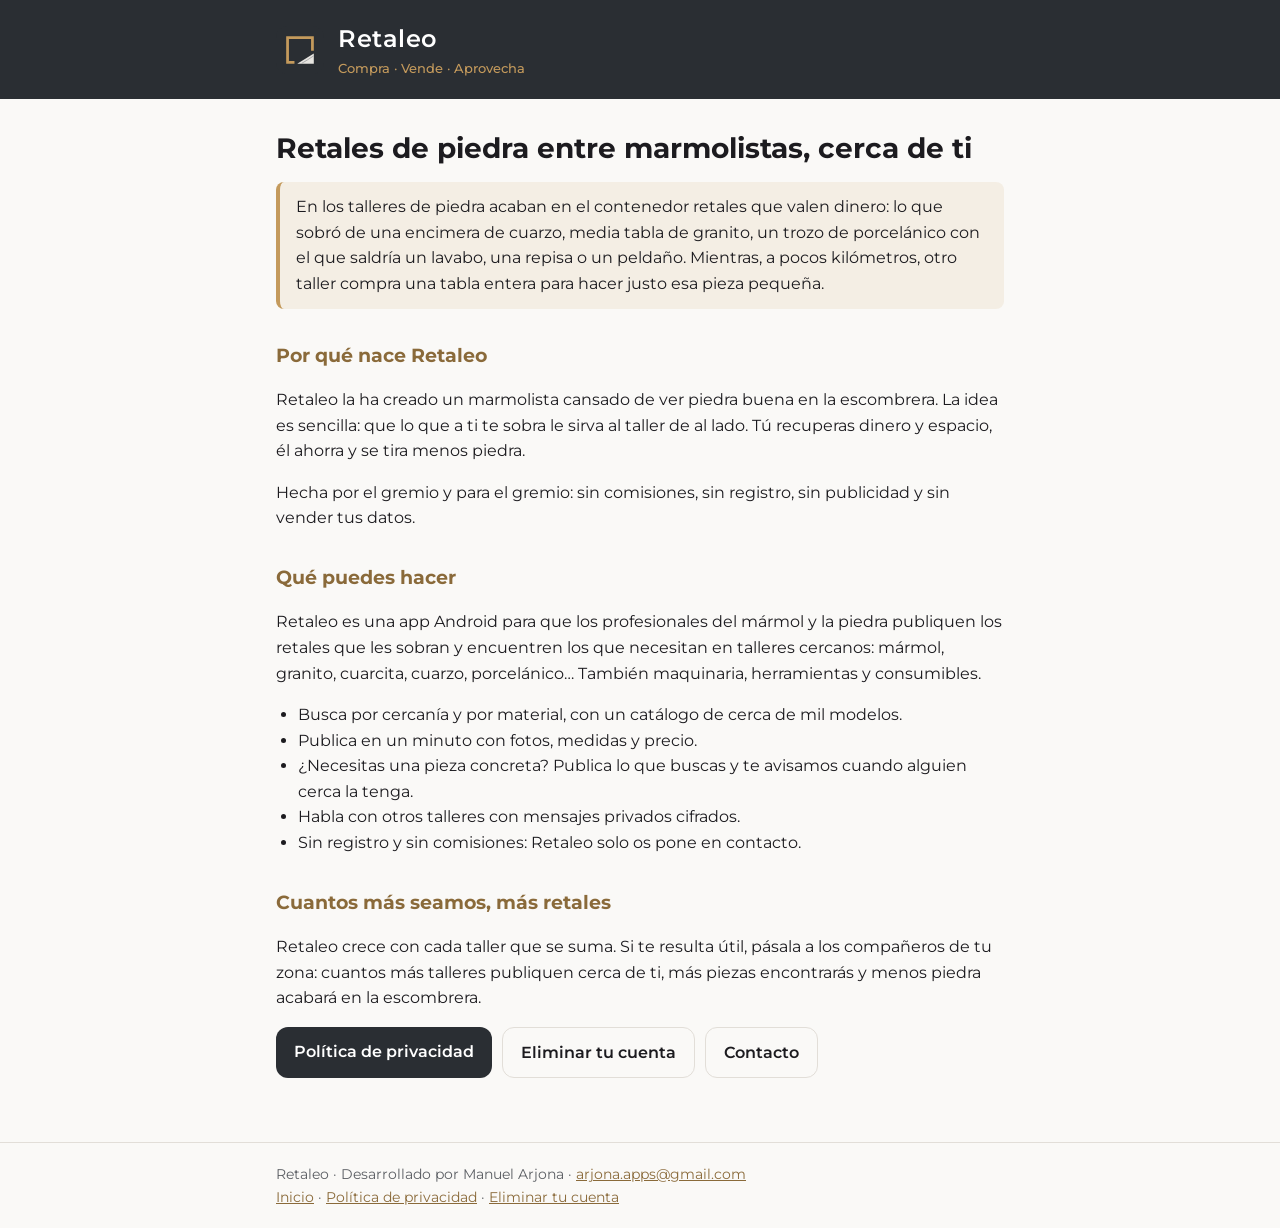
<file: index.html>
<!doctype html>
<html lang="es">
<head>
<meta charset="utf-8">
<meta name="viewport" content="width=device-width, initial-scale=1">
<title>Retaleo</title>
<meta name="description" content="Retaleo: app para que marmolistas publiquen y encuentren retales de piedra cerca.">
<link rel="icon" href="simbolo.svg" type="image/svg+xml">
<link rel="preconnect" href="https://fonts.googleapis.com">
<link rel="preconnect" href="https://fonts.gstatic.com" crossorigin>
<link href="https://fonts.googleapis.com/css2?family=Montserrat:wght@400;500;600&display=swap" rel="stylesheet">
<link rel="stylesheet" href="estilo.css">
</head>
<body>
<header><div class="cab"><img src="simbolo.svg" alt=""><div><a href="./">Retaleo</a><small>Compra · Vende · Aprovecha</small></div></div></header>
<main>
<h1>Retales de piedra entre marmolistas, cerca de ti</h1>
<p class="nota">En los talleres de piedra acaban en el contenedor retales que valen dinero: lo que sobró de una encimera de cuarzo, media tabla de granito, un trozo de porcelánico con el que saldría un lavabo, una repisa o un peldaño. Mientras, a pocos kilómetros, otro taller compra una tabla entera para hacer justo esa pieza pequeña.</p>
<h2>Por qué nace Retaleo</h2>
<p>Retaleo la ha creado un marmolista cansado de ver piedra buena en la escombrera. La idea es sencilla: que lo que a ti te sobra le sirva al taller de al lado. Tú recuperas dinero y espacio, él ahorra y se tira menos piedra.</p>
<p>Hecha por el gremio y para el gremio: sin comisiones, sin registro, sin publicidad y sin vender tus datos.</p>
<h2>Qué puedes hacer</h2>
<p>Retaleo es una app Android para que los profesionales del mármol y la piedra publiquen los retales que les sobran y encuentren los que necesitan en talleres cercanos: mármol, granito, cuarcita, cuarzo, porcelánico… También maquinaria, herramientas y consumibles.</p>
<ul>
<li>Busca por cercanía y por material, con un catálogo de cerca de mil modelos.</li>
<li>Publica en un minuto con fotos, medidas y precio.</li>
<li>¿Necesitas una pieza concreta? Publica lo que buscas y te avisamos cuando alguien cerca la tenga.</li>
<li>Habla con otros talleres con mensajes privados cifrados.</li>
<li>Sin registro y sin comisiones: Retaleo solo os pone en contacto.</li>
</ul>
<h2>Cuantos más seamos, más retales</h2>
<p>Retaleo crece con cada taller que se suma. Si te resulta útil, pásala a los compañeros de tu zona: cuantos más talleres publiquen cerca de ti, más piezas encontrarás y menos piedra acabará en la escombrera.</p>
<div class="botones">
<a class="boton" href="privacidad.html">Política de privacidad</a>
<a class="boton claro" href="eliminar-cuenta.html">Eliminar tu cuenta</a>
<a class="boton claro" href="mailto:arjona.apps@gmail.com?subject=APP%20Retaleo">Contacto</a>
</div>
</main>
<footer><div>Retaleo · Desarrollado por Manuel Arjona · <a href="mailto:arjona.apps@gmail.com?subject=APP%20Retaleo">arjona.apps@gmail.com</a><br>
<a href="./">Inicio</a> · <a href="privacidad.html">Política de privacidad</a> · <a href="eliminar-cuenta.html">Eliminar tu cuenta</a></div></footer>
</body>
</html>
</file>
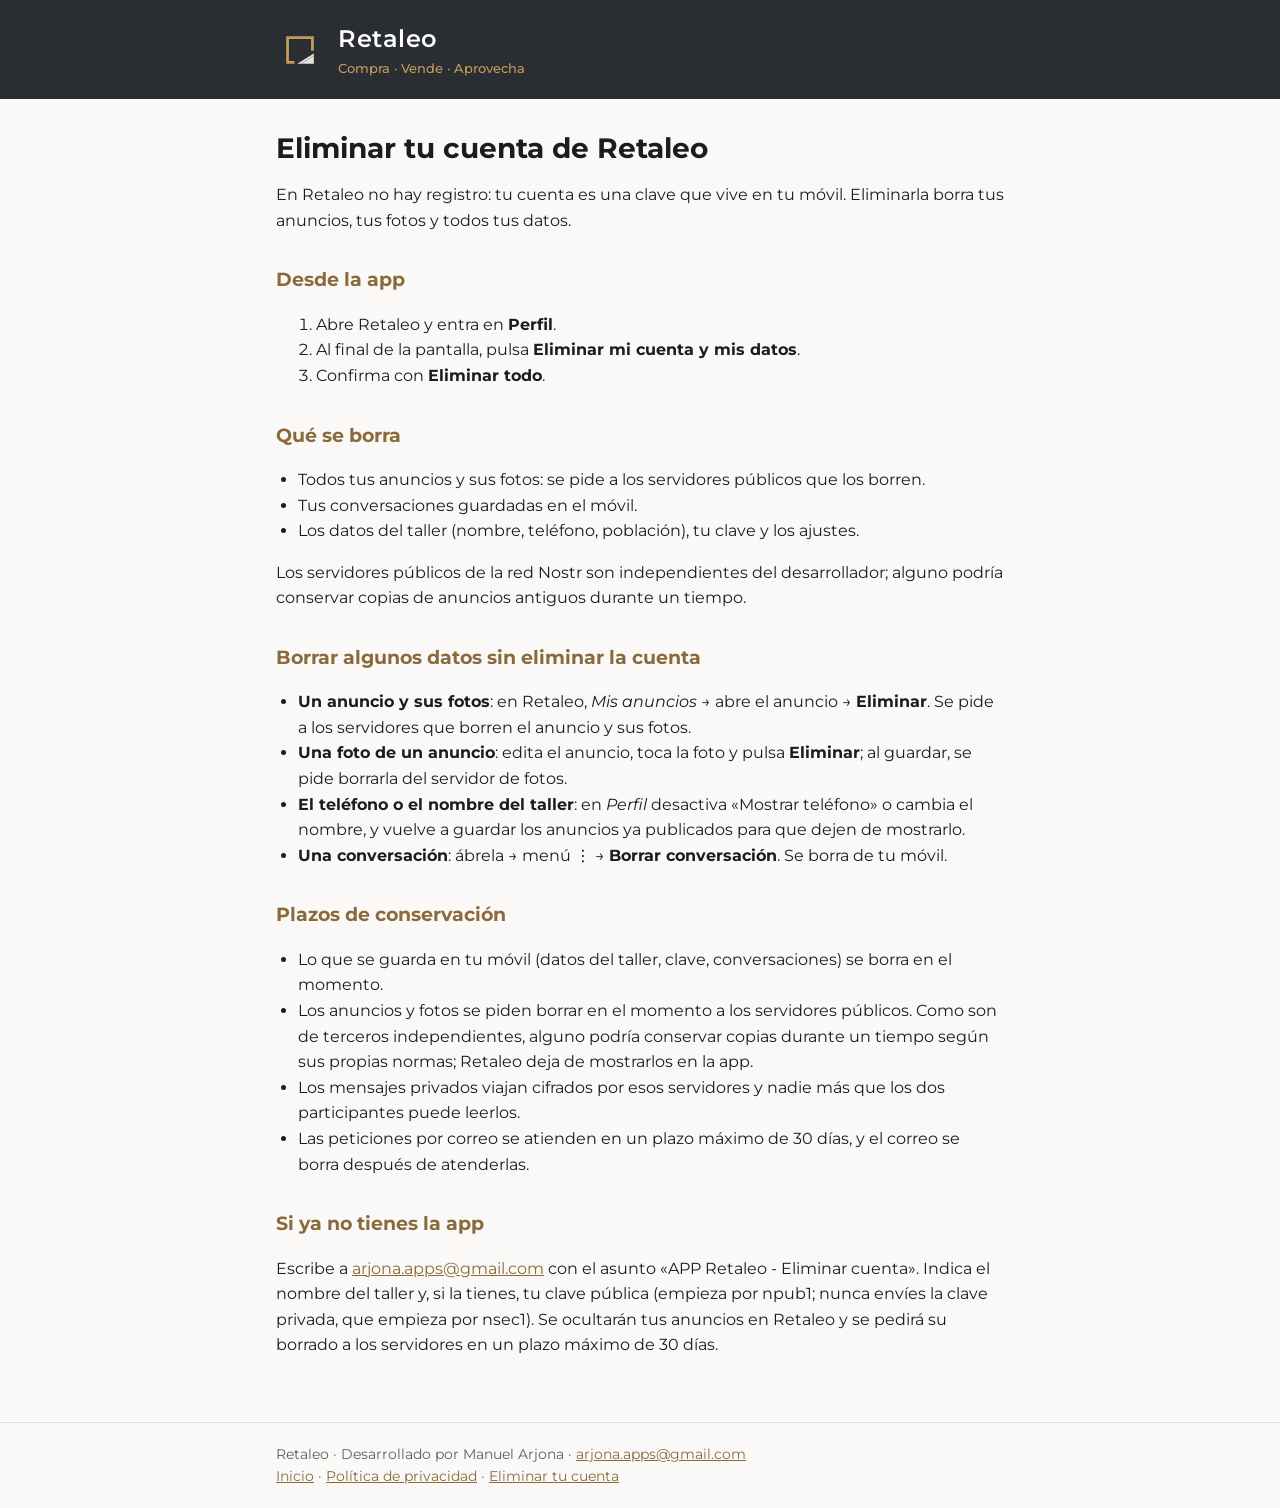
<file: eliminar-cuenta.html>
<!doctype html>
<html lang="es">
<head>
<meta charset="utf-8">
<meta name="viewport" content="width=device-width, initial-scale=1">
<title>Eliminar tu cuenta</title>
<meta name="description" content="Cómo eliminar tu cuenta y tus datos de Retaleo.">
<link rel="icon" href="simbolo.svg" type="image/svg+xml">
<link rel="preconnect" href="https://fonts.googleapis.com">
<link rel="preconnect" href="https://fonts.gstatic.com" crossorigin>
<link href="https://fonts.googleapis.com/css2?family=Montserrat:wght@400;500;600&display=swap" rel="stylesheet">
<link rel="stylesheet" href="estilo.css">
</head>
<body>
<header><div class="cab"><img src="simbolo.svg" alt=""><div><a href="./">Retaleo</a><small>Compra · Vende · Aprovecha</small></div></div></header>
<main>
<h1>Eliminar tu cuenta de Retaleo</h1>
<p>En Retaleo no hay registro: tu cuenta es una clave que vive en tu móvil. Eliminarla borra tus anuncios, tus fotos y todos tus datos.</p>

<h2>Desde la app</h2>
<ol>
<li>Abre Retaleo y entra en <strong>Perfil</strong>.</li>
<li>Al final de la pantalla, pulsa <strong>Eliminar mi cuenta y mis datos</strong>.</li>
<li>Confirma con <strong>Eliminar todo</strong>.</li>
</ol>

<h2>Qué se borra</h2>
<ul>
<li>Todos tus anuncios y sus fotos: se pide a los servidores públicos que los borren.</li>
<li>Tus conversaciones guardadas en el móvil.</li>
<li>Los datos del taller (nombre, teléfono, población), tu clave y los ajustes.</li>
</ul>
<p>Los servidores públicos de la red Nostr son independientes del desarrollador; alguno podría conservar copias de anuncios antiguos durante un tiempo.</p>

<h2 id="borrar-datos">Borrar algunos datos sin eliminar la cuenta</h2>
<ul>
<li><strong>Un anuncio y sus fotos</strong>: en Retaleo, <em>Mis anuncios</em> → abre el anuncio → <strong>Eliminar</strong>. Se pide a los servidores que borren el anuncio y sus fotos.</li>
<li><strong>Una foto de un anuncio</strong>: edita el anuncio, toca la foto y pulsa <strong>Eliminar</strong>; al guardar, se pide borrarla del servidor de fotos.</li>
<li><strong>El teléfono o el nombre del taller</strong>: en <em>Perfil</em> desactiva «Mostrar teléfono» o cambia el nombre, y vuelve a guardar los anuncios ya publicados para que dejen de mostrarlo.</li>
<li><strong>Una conversación</strong>: ábrela → menú ⋮ → <strong>Borrar conversación</strong>. Se borra de tu móvil.</li>
</ul>

<h2>Plazos de conservación</h2>
<ul>
<li>Lo que se guarda en tu móvil (datos del taller, clave, conversaciones) se borra en el momento.</li>
<li>Los anuncios y fotos se piden borrar en el momento a los servidores públicos. Como son de terceros independientes, alguno podría conservar copias durante un tiempo según sus propias normas; Retaleo deja de mostrarlos en la app.</li>
<li>Los mensajes privados viajan cifrados por esos servidores y nadie más que los dos participantes puede leerlos.</li>
<li>Las peticiones por correo se atienden en un plazo máximo de 30 días, y el correo se borra después de atenderlas.</li>
</ul>

<h2>Si ya no tienes la app</h2>
<p>Escribe a <a href="mailto:arjona.apps@gmail.com?subject=APP%20Retaleo%20-%20Eliminar%20cuenta">arjona.apps@gmail.com</a> con el asunto «APP Retaleo - Eliminar cuenta». Indica el nombre del taller y, si la tienes, tu clave pública (empieza por npub1; nunca envíes la clave privada, que empieza por nsec1). Se ocultarán tus anuncios en Retaleo y se pedirá su borrado a los servidores en un plazo máximo de 30 días.</p>
</main>
<footer><div>Retaleo · Desarrollado por Manuel Arjona · <a href="mailto:arjona.apps@gmail.com?subject=APP%20Retaleo">arjona.apps@gmail.com</a><br>
<a href="./">Inicio</a> · <a href="privacidad.html">Política de privacidad</a> · <a href="eliminar-cuenta.html">Eliminar tu cuenta</a></div></footer>
</body>
</html>
</file>
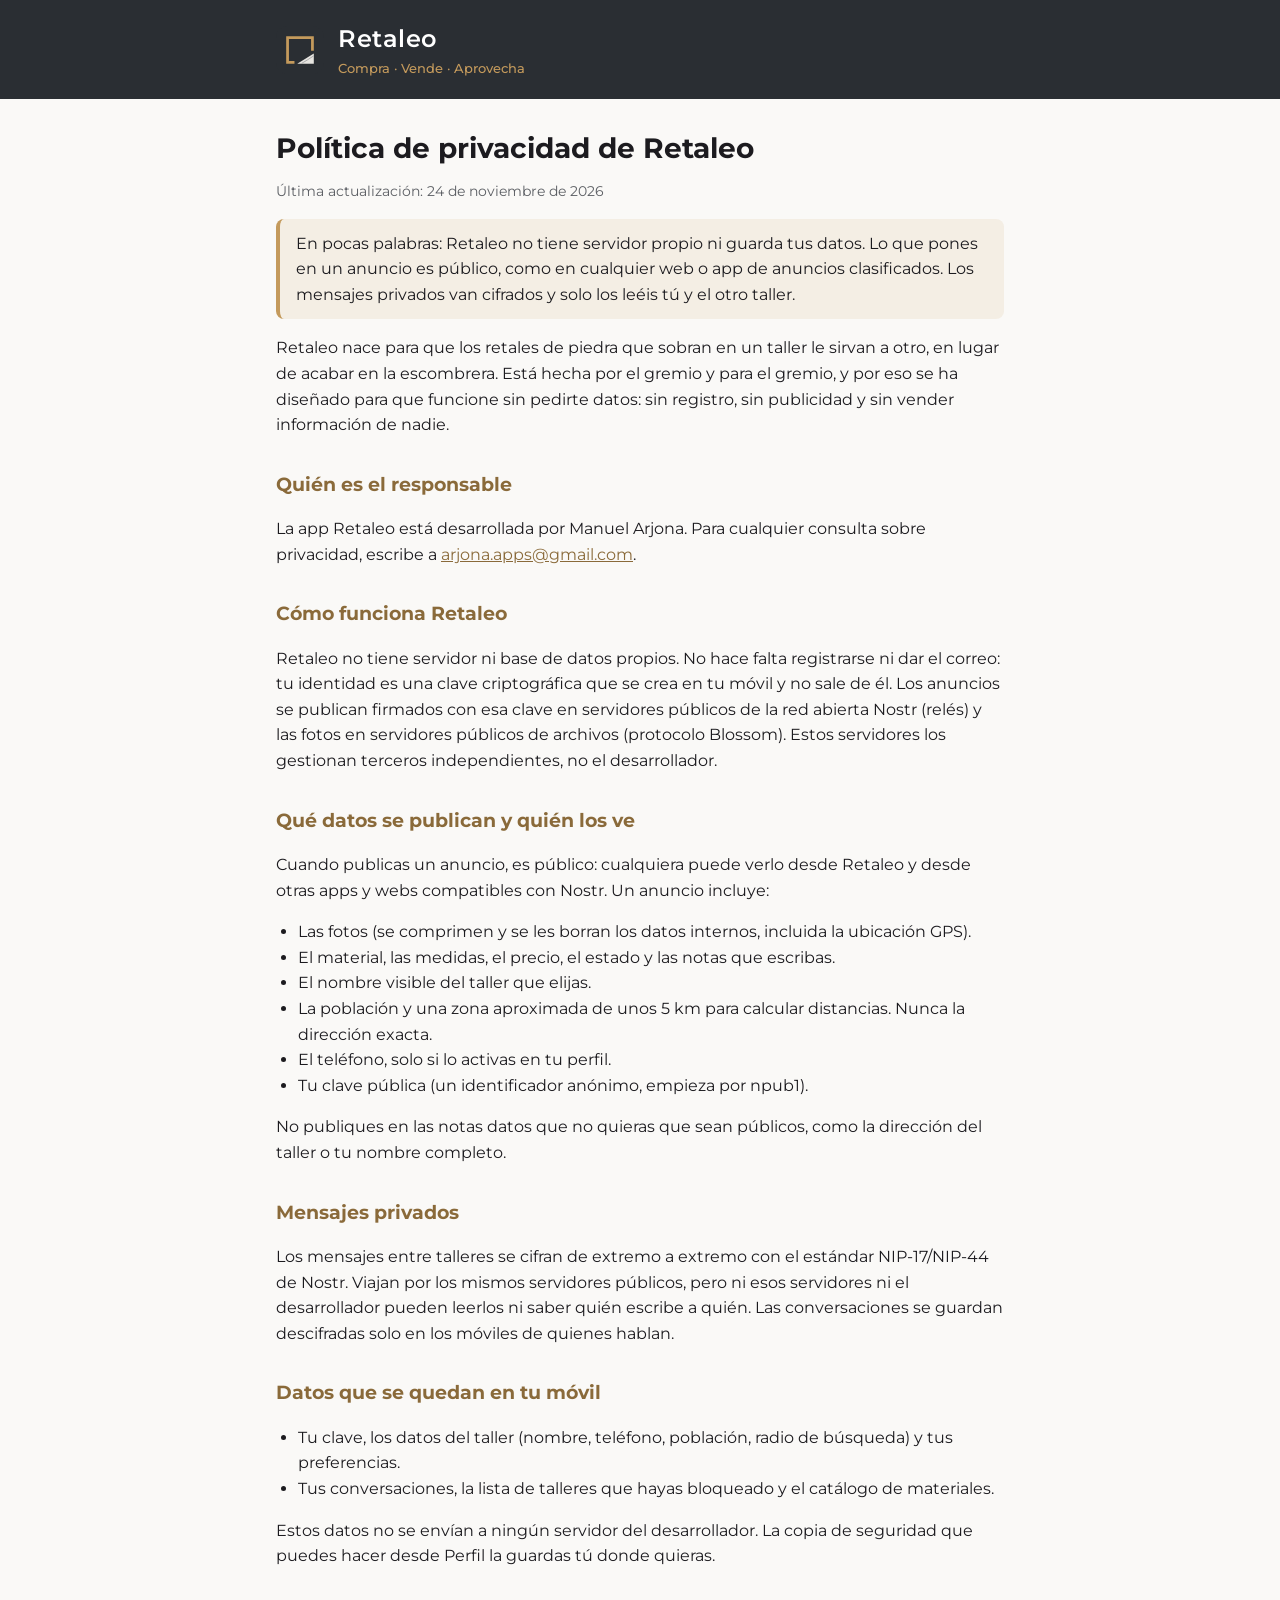
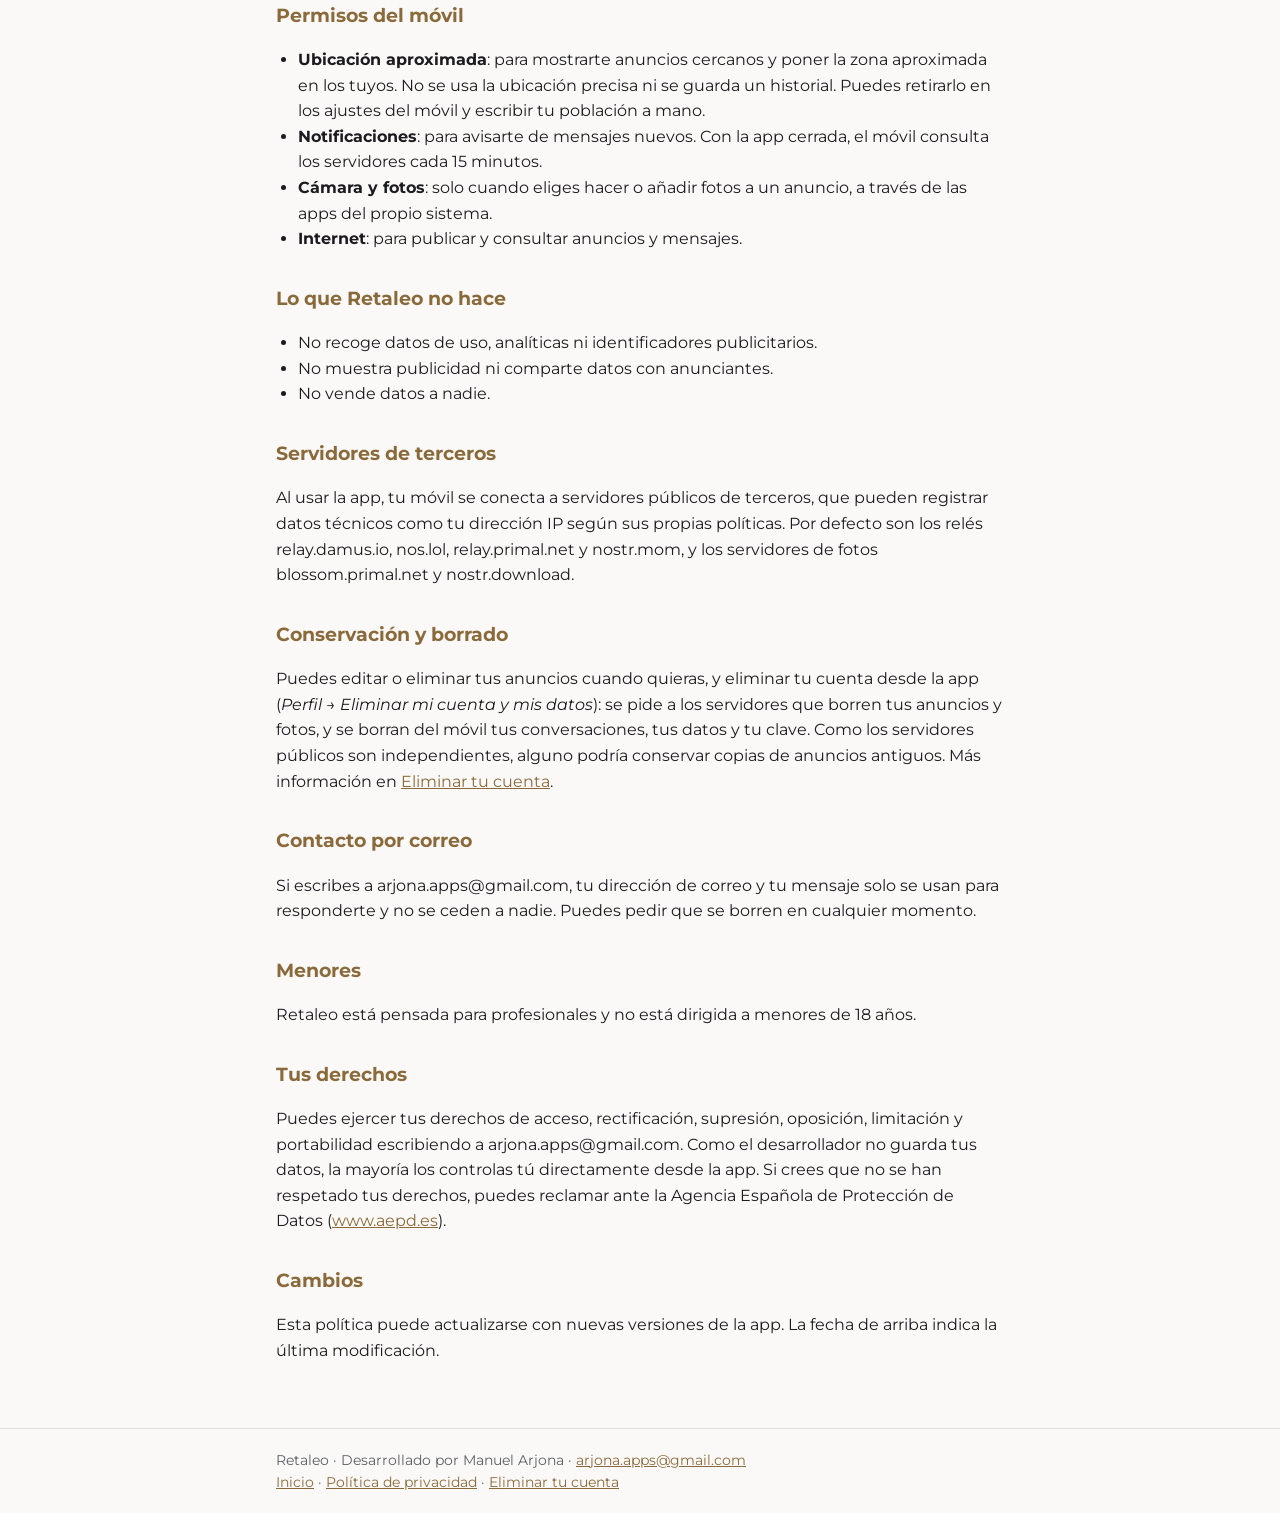
<file: privacidad.html>
<!doctype html>
<html lang="es">
<head>
<meta charset="utf-8">
<meta name="viewport" content="width=device-width, initial-scale=1">
<title>Privacidad de Retaleo</title>
<meta name="description" content="Política de privacidad de la app Retaleo.">
<link rel="icon" href="simbolo.svg" type="image/svg+xml">
<link rel="preconnect" href="https://fonts.googleapis.com">
<link rel="preconnect" href="https://fonts.gstatic.com" crossorigin>
<link href="https://fonts.googleapis.com/css2?family=Montserrat:wght@400;500;600&display=swap" rel="stylesheet">
<link rel="stylesheet" href="estilo.css">
</head>
<body>
<header><div class="cab"><img src="simbolo.svg" alt=""><div><a href="./">Retaleo</a><small>Compra · Vende · Aprovecha</small></div></div></header>
<main>
<h1>Política de privacidad de Retaleo</h1>
<p class="fecha">Última actualización: 24 de noviembre de 2026</p>
<p class="nota">En pocas palabras: Retaleo no tiene servidor propio ni guarda tus datos. Lo que pones en un anuncio es público, como en cualquier web o app de anuncios clasificados. Los mensajes privados van cifrados y solo los leéis tú y el otro taller.</p>

<p>Retaleo nace para que los retales de piedra que sobran en un taller le sirvan a otro, en lugar de acabar en la escombrera. Está hecha por el gremio y para el gremio, y por eso se ha diseñado para que funcione sin pedirte datos: sin registro, sin publicidad y sin vender información de nadie.</p>

<h2>Quién es el responsable</h2>
<p>La app Retaleo está desarrollada por Manuel Arjona. Para cualquier consulta sobre privacidad, escribe a <a href="mailto:arjona.apps@gmail.com?subject=APP%20Retaleo%20-%20Privacidad">arjona.apps@gmail.com</a>.</p>

<h2>Cómo funciona Retaleo</h2>
<p>Retaleo no tiene servidor ni base de datos propios. No hace falta registrarse ni dar el correo: tu identidad es una clave criptográfica que se crea en tu móvil y no sale de él. Los anuncios se publican firmados con esa clave en servidores públicos de la red abierta Nostr (relés) y las fotos en servidores públicos de archivos (protocolo Blossom). Estos servidores los gestionan terceros independientes, no el desarrollador.</p>

<h2>Qué datos se publican y quién los ve</h2>
<p>Cuando publicas un anuncio, es público: cualquiera puede verlo desde Retaleo y desde otras apps y webs compatibles con Nostr. Un anuncio incluye:</p>
<ul>
<li>Las fotos (se comprimen y se les borran los datos internos, incluida la ubicación GPS).</li>
<li>El material, las medidas, el precio, el estado y las notas que escribas.</li>
<li>El nombre visible del taller que elijas.</li>
<li>La población y una zona aproximada de unos 5 km para calcular distancias. Nunca la dirección exacta.</li>
<li>El teléfono, solo si lo activas en tu perfil.</li>
<li>Tu clave pública (un identificador anónimo, empieza por npub1).</li>
</ul>
<p>No publiques en las notas datos que no quieras que sean públicos, como la dirección del taller o tu nombre completo.</p>

<h2>Mensajes privados</h2>
<p>Los mensajes entre talleres se cifran de extremo a extremo con el estándar NIP-17/NIP-44 de Nostr. Viajan por los mismos servidores públicos, pero ni esos servidores ni el desarrollador pueden leerlos ni saber quién escribe a quién. Las conversaciones se guardan descifradas solo en los móviles de quienes hablan.</p>

<h2>Datos que se quedan en tu móvil</h2>
<ul>
<li>Tu clave, los datos del taller (nombre, teléfono, población, radio de búsqueda) y tus preferencias.</li>
<li>Tus conversaciones, la lista de talleres que hayas bloqueado y el catálogo de materiales.</li>
</ul>
<p>Estos datos no se envían a ningún servidor del desarrollador. La copia de seguridad que puedes hacer desde Perfil la guardas tú donde quieras.</p>

<h2>Permisos del móvil</h2>
<ul>
<li><strong>Ubicación aproximada</strong>: para mostrarte anuncios cercanos y poner la zona aproximada en los tuyos. No se usa la ubicación precisa ni se guarda un historial. Puedes retirarlo en los ajustes del móvil y escribir tu población a mano.</li>
<li><strong>Notificaciones</strong>: para avisarte de mensajes nuevos. Con la app cerrada, el móvil consulta los servidores cada 15 minutos.</li>
<li><strong>Cámara y fotos</strong>: solo cuando eliges hacer o añadir fotos a un anuncio, a través de las apps del propio sistema.</li>
<li><strong>Internet</strong>: para publicar y consultar anuncios y mensajes.</li>
</ul>

<h2>Lo que Retaleo no hace</h2>
<ul>
<li>No recoge datos de uso, analíticas ni identificadores publicitarios.</li>
<li>No muestra publicidad ni comparte datos con anunciantes.</li>
<li>No vende datos a nadie.</li>
</ul>

<h2>Servidores de terceros</h2>
<p>Al usar la app, tu móvil se conecta a servidores públicos de terceros, que pueden registrar datos técnicos como tu dirección IP según sus propias políticas. Por defecto son los relés relay.damus.io, nos.lol, relay.primal.net y nostr.mom, y los servidores de fotos blossom.primal.net y nostr.download.</p>

<h2>Conservación y borrado</h2>
<p>Puedes editar o eliminar tus anuncios cuando quieras, y eliminar tu cuenta desde la app (<em>Perfil → Eliminar mi cuenta y mis datos</em>): se pide a los servidores que borren tus anuncios y fotos, y se borran del móvil tus conversaciones, tus datos y tu clave. Como los servidores públicos son independientes, alguno podría conservar copias de anuncios antiguos. Más información en <a href="eliminar-cuenta.html">Eliminar tu cuenta</a>.</p>

<h2>Contacto por correo</h2>
<p>Si escribes a arjona.apps@gmail.com, tu dirección de correo y tu mensaje solo se usan para responderte y no se ceden a nadie. Puedes pedir que se borren en cualquier momento.</p>

<h2>Menores</h2>
<p>Retaleo está pensada para profesionales y no está dirigida a menores de 18 años.</p>

<h2>Tus derechos</h2>
<p>Puedes ejercer tus derechos de acceso, rectificación, supresión, oposición, limitación y portabilidad escribiendo a arjona.apps@gmail.com. Como el desarrollador no guarda tus datos, la mayoría los controlas tú directamente desde la app. Si crees que no se han respetado tus derechos, puedes reclamar ante la Agencia Española de Protección de Datos (<a href="https://www.aepd.es">www.aepd.es</a>).</p>

<h2>Cambios</h2>
<p>Esta política puede actualizarse con nuevas versiones de la app. La fecha de arriba indica la última modificación.</p>
</main>
<footer><div>Retaleo · Desarrollado por Manuel Arjona · <a href="mailto:arjona.apps@gmail.com?subject=APP%20Retaleo">arjona.apps@gmail.com</a><br>
<a href="./">Inicio</a> · <a href="privacidad.html">Política de privacidad</a> · <a href="eliminar-cuenta.html">Eliminar tu cuenta</a></div></footer>
</body>
</html>
</file>
<file: estilo.css>
:root{--antracita:#2A2E33;--oro:#C49A5C;--oro-oscuro:#8A6A3A;--marmol:#E6E4E0;--fondo:#FAF9F7;--texto:#1C1B1F;--suave:#5C5F64;--borde:#E2DED8}
@media (prefers-color-scheme:dark){:root{--fondo:#17191C;--texto:#ECEAE6;--suave:#A9ABB0;--borde:#33363B;--oro-oscuro:#D9B47C}}
*{box-sizing:border-box}
body{margin:0;background:var(--fondo);color:var(--texto);font:16px/1.6 "Montserrat",system-ui,-apple-system,"Segoe UI",Roboto,sans-serif}
header{background:var(--antracita);color:#fff}
.cab{max-width:760px;margin:0 auto;padding:20px 16px;display:flex;align-items:center;gap:14px}
.cab img{width:48px;height:48px}
.cab a{color:#fff;text-decoration:none;font-size:24px;font-weight:600;letter-spacing:.5px}
.cab small{display:block;color:var(--oro);font-size:13px;font-weight:500}
main{max-width:760px;margin:0 auto;padding:24px 16px 48px}
h1{font-size:28px;line-height:1.25;margin:8px 0 4px}
h2{font-size:19px;margin:32px 0 8px;color:var(--oro-oscuro)}
p,li{color:var(--texto)}
.fecha{color:var(--suave);font-size:14px}
.nota{border-left:4px solid var(--oro);background:color-mix(in srgb,var(--oro) 12%,transparent);padding:12px 16px;border-radius:8px}
a{color:var(--oro-oscuro)}
ul{padding-left:22px}
.botones{display:flex;flex-wrap:wrap;gap:10px;margin:16px 0}
.boton{display:inline-block;background:var(--antracita);color:#fff;text-decoration:none;padding:12px 18px;border-radius:12px;font-weight:600}
.boton.claro{background:transparent;color:var(--texto);border:1.5px solid var(--borde)}
footer{border-top:1px solid var(--borde);color:var(--suave);font-size:14px}
footer div{max-width:760px;margin:0 auto;padding:20px 16px}
</file>
